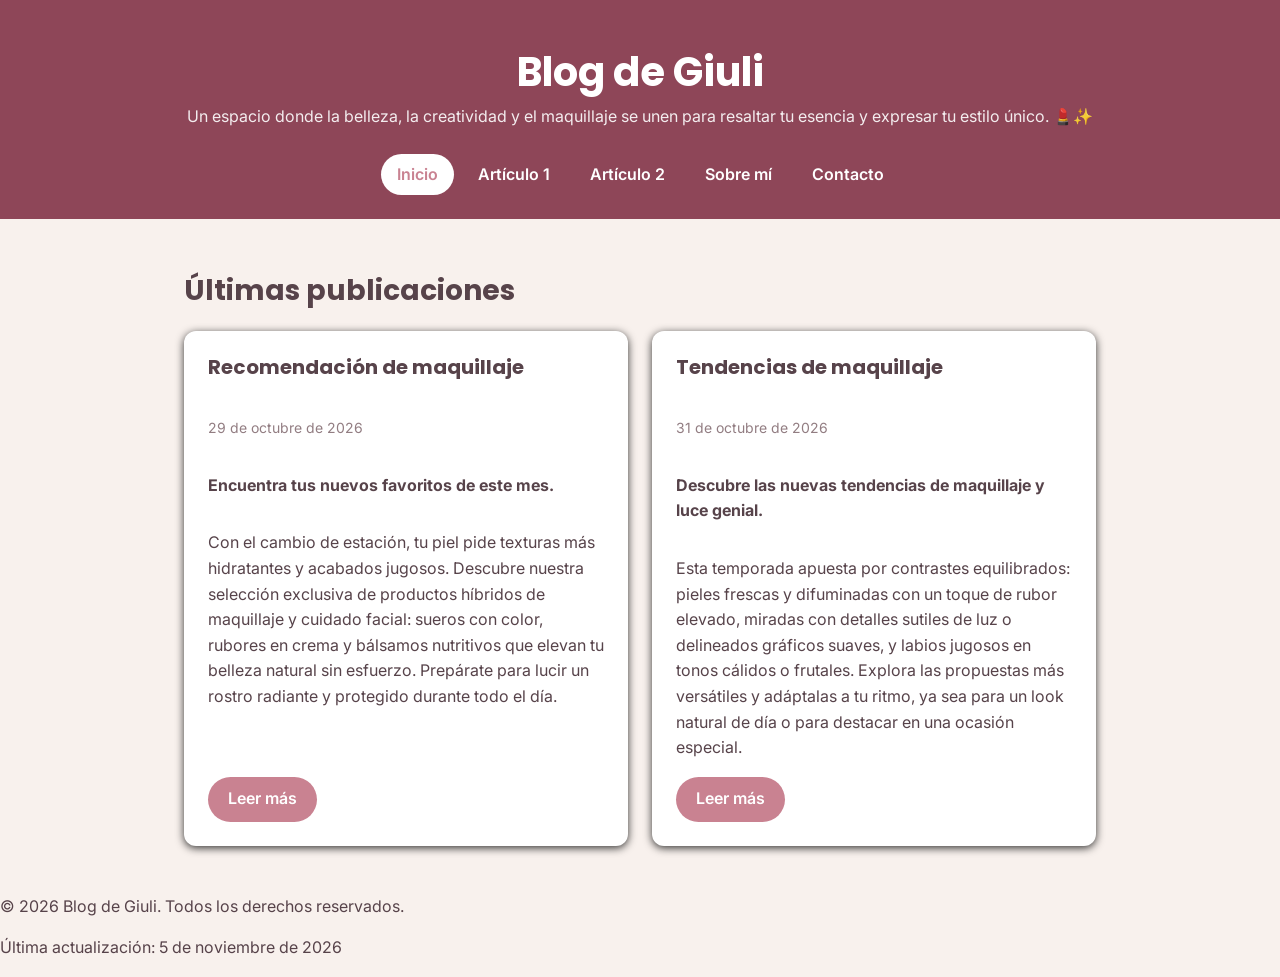
<file: index.html>
<!DOCTYPE html>
<html lang="es">
<head>
    <meta charset="UTF-8">
    <meta name="viewport" content="width=device-width, initial-scale=1.0">
    <meta name="description" content="Blog personal de Giuli sobre maquillaje: recomendaciones, tendencias y consejos de belleza.">
    <title>Inicio | Blog de Giuli</title>
    <link rel="stylesheet" href="css/estilos.css">
</head>
<body>
    <header>
        <h1>Blog de Giuli</h1>
        <p>Un espacio donde la belleza, la creatividad y el maquillaje se unen para resaltar tu esencia y expresar tu estilo único. 💄✨</p>
        <nav>
            <ul>
                <li><a href="index.html"class="activo">Inicio</a></li>
                <li><a href="articulo-1.html">Artículo 1</a></li>
                <li><a href="articulo-2.html">Artículo 2</a></li>
                <li><a href="sobre-mi.html">Sobre mí</a></li>
                <li><a href="contacto.html">Contacto</a></li>
            </ul>
        </nav>
    </header>
    <main>
        <section>
            <h2>Últimas publicaciones</h2>
            <div class="tarjetas"> 
                <article class="tarjeta">
                    <h3>Recomendación de maquillaje</h3>
                    <p><time datetime="2026-10-29">29 de octubre de 2026</time></p>
                    <p><strong>Encuentra tus nuevos favoritos de este mes.</strong></p>
                    <p>Con el cambio de estación, tu piel pide texturas más hidratantes y acabados jugosos. Descubre nuestra selección exclusiva de productos híbridos de maquillaje y cuidado facial: sueros con color, rubores en crema y bálsamos nutritivos que elevan tu belleza natural sin esfuerzo. Prepárate para lucir un rostro radiante y protegido durante todo el día.</p>
                    <a href="articulo-1.html"class="boton">Leer más</a>
                </article>
                <article class="tarjeta">
                    <h3>Tendencias de maquillaje</h3>
                    <p><time datetime="2026-10-31">31 de octubre de 2026</time></p>
                    <p><strong>Descubre las nuevas tendencias de maquillaje y luce genial.</strong></p>
                    <p>Esta temporada apuesta por contrastes equilibrados: pieles frescas y difuminadas con un toque de rubor elevado, miradas con detalles sutiles de luz o delineados gráficos suaves, y labios jugosos en tonos cálidos o frutales. Explora las propuestas más versátiles y adáptalas a tu ritmo, ya sea para un look natural de día o para destacar en una ocasión especial.</p>    
                    <a href="articulo-2.html"class="boton">Leer más</a>
                </article>
            </div>
        </section>
    </main>
    <footer>
        <p>&copy; 2026 Blog de Giuli. Todos los derechos reservados.</p>
        <p>Última actualización: <time datetime="2026-11-05">5 de noviembre de 2026</time></p>
    </footer>
</body>
</html>
</file>
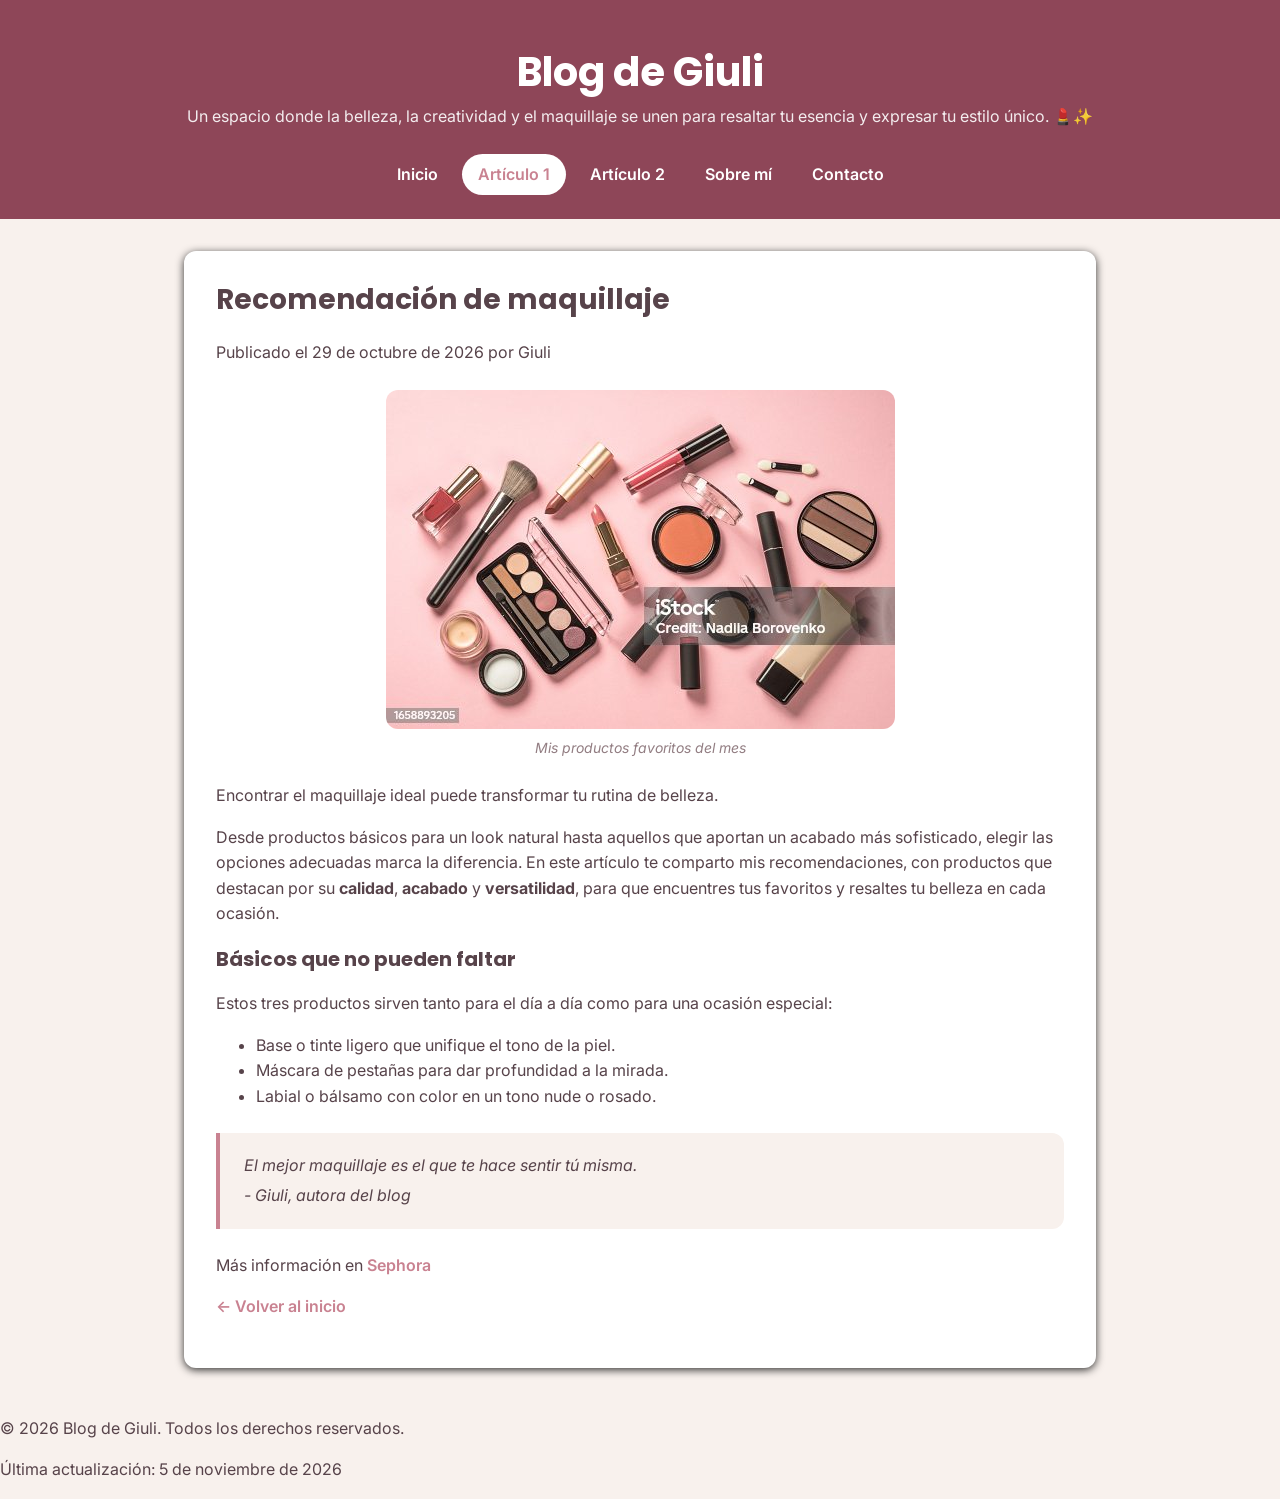
<file: articulo-1.html>
<!DOCTYPE html>
<html lang="es">
<head>
    <meta charset="UTF-8">
    <meta name="viewport" content="width=device-width, initial-scale=1.0">
    <meta name="description" content="Recomendaciones de maquillaje: productos básicos y consejos para un look natural y sofisticado.">
    <title>Recomendación de maquillaje | Blog de Giuli</title>
    <link rel="stylesheet" href="css/estilos.css">
</head>
<body>
    <header>
        <h1>Blog de Giuli</h1>
        <p>Un espacio donde la belleza, la creatividad y el maquillaje se unen para resaltar tu esencia y expresar tu estilo único. 💄✨</p>
        <nav>
            <ul>
                <li><a href="index.html">Inicio</a></li>
                <li><a href="articulo-1.html"class="activo">Artículo 1</a></li>
                <li><a href="articulo-2.html">Artículo 2</a></li>
                <li><a href="sobre-mi.html">Sobre mí</a></li>
                <li><a href="contacto.html">Contacto</a></li>
            </ul>
        </nav>
    </header>
    <main>
        <article>
            <h2>Recomendación de maquillaje</h2>
            <p>Publicado el <time datetime="2026-10-29">29 de octubre de 2026</time> por Giuli</p>
            <figure>
                <img src="img/articulo1.jpg" alt="Productos de maquillaje sobre una mesa: labiales, sombras y brochas" weight="600">
                <figcaption>Mis productos favoritos del mes</figcaption>
            </figure>
            <p>Encontrar el maquillaje ideal puede transformar tu rutina de belleza.</p>
            <p>Desde productos básicos para un look natural hasta aquellos que aportan un acabado más sofisticado, elegir las opciones adecuadas marca la diferencia. En este artículo te comparto mis recomendaciones, con productos que destacan por su <strong>calidad</strong>, <strong>acabado</strong> y <strong>versatilidad</strong>, para que encuentres tus favoritos y resaltes tu belleza en cada ocasión.</p>
            <h3>Básicos que no pueden faltar</h3>
            <p>Estos tres productos sirven tanto para el día a día como para una ocasión especial:</p>
            <ul>
                <li>Base o tinte ligero que unifique el tono de la piel.</li>
                <li>Máscara de pestañas para dar profundidad a la mirada.</li>
                <li>Labial o bálsamo con color en un tono nude o rosado.</li>
            </ul>
            <blockquote>
                <p>El mejor maquillaje es el que te hace sentir tú misma.</p>
                <p>- Giuli, autora del blog</p>
            </blockquote>
            <p>Más información en <a href="https://www.sephora.com/" target="_blank" rel="noopener">Sephora</a></p>
            <p><a href="index.html">← Volver al inicio</a></p>
        </article>
    </main>
    <footer>
        <p>&copy; 2026 Blog de Giuli. Todos los derechos reservados.</p>
        <p>Última actualización: <time datetime="2026-11-05">5 de noviembre de 2026</time></p>      
    </footer>
</body>
</html>
</file>
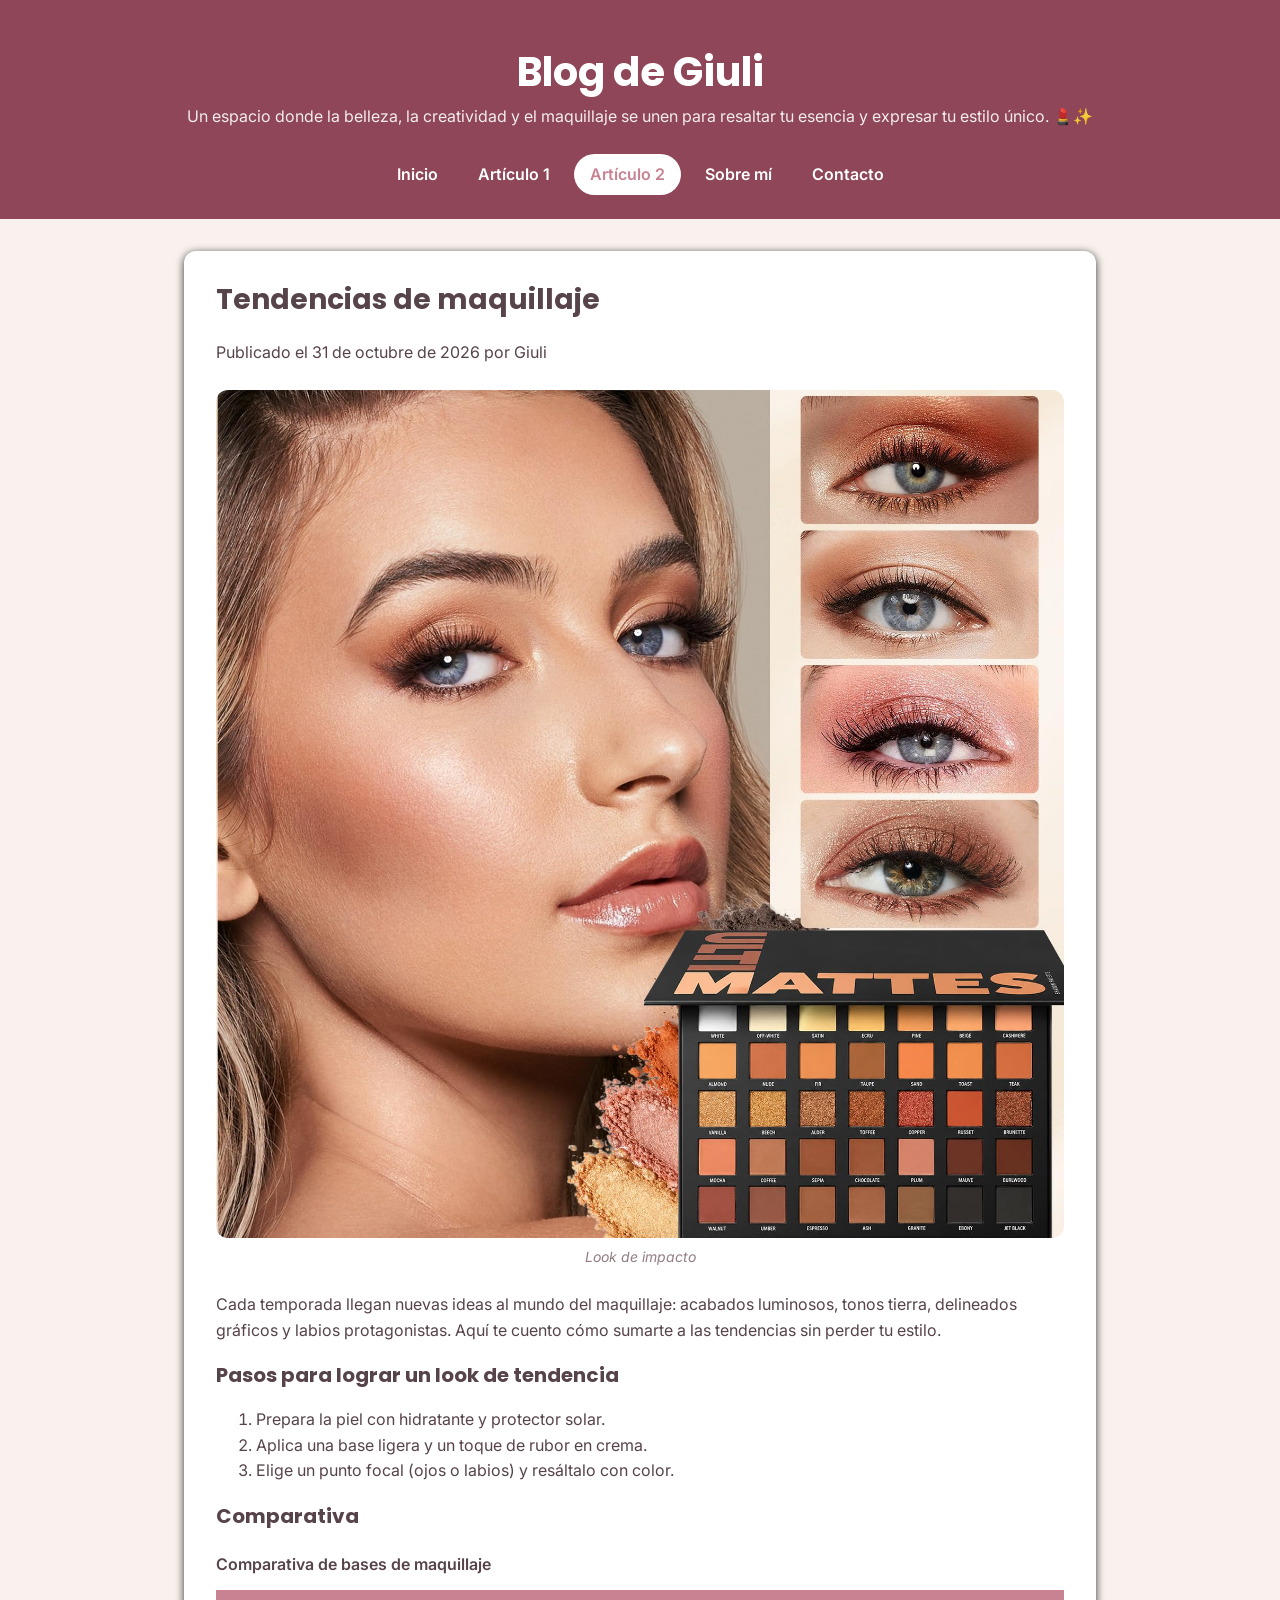
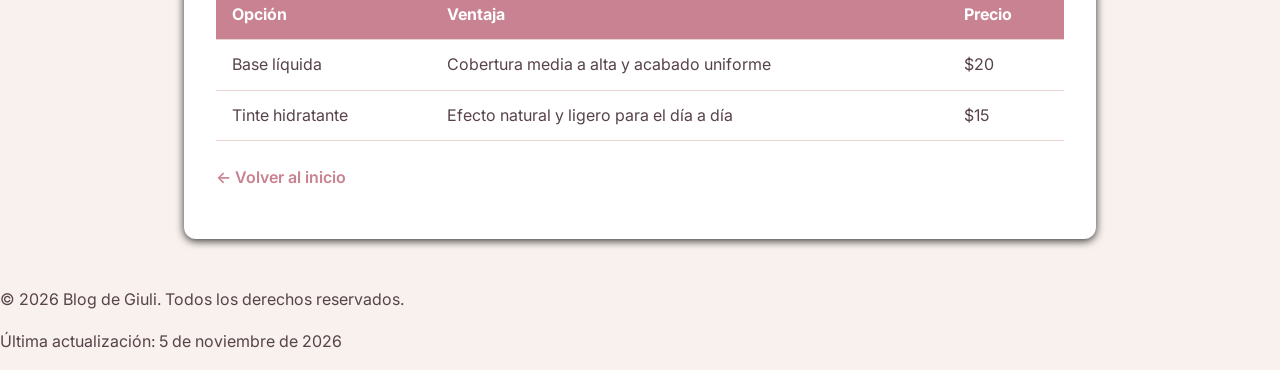
<file: articulo-2.html>
<!DOCTYPE html>
<html lang="es">
<head>
    <meta charset="UTF-8">
    <meta name="viewport" content="width=device-width, initial-scale=1.0">
    <meta name="description" content="Descubre las tendencias de maquillaje del momento y aprende a lograr un look con labios definidos.">
    <title>Tendencias de maquillaje | Blog de Giuli</title>
    <link rel="stylesheet" href="css/estilos.css">
</head>
<body>
    <header>
        <h1>Blog de Giuli</h1>
        <p>Un espacio donde la belleza, la creatividad y el maquillaje se unen para resaltar tu esencia y expresar tu estilo único. 💄✨</p>
        <nav>
            <ul>
                <li><a href="index.html">Inicio</a></li>
                <li><a href="articulo-1.html">Artículo 1</a></li>
                <li><a href="articulo-2.html" class="activo">Artículo 2</a></li>
                <li><a href="sobre-mi.html">Sobre mí</a></li>
                <li><a href="contacto.html">Contacto</a></li>
            </ul>
        </nav>
    </header>
    <main>
        <article>
            <h2>Tendencias de maquillaje</h2>
            <p>Publicado el <time datetime="2026-10-31">31 de octubre de 2026</time> por Giuli</p>
            <figure>
                <img src="img/articulo2.jpg" alt="Paleta de sombras y maquillaje en tonos cálidos" weight="600">
                <figcaption>Look de impacto</figcaption>
            </figure>
            
            <p>Cada temporada llegan nuevas ideas al mundo del maquillaje: acabados luminosos, tonos tierra, delineados gráficos y labios protagonistas. Aquí te cuento cómo sumarte a las tendencias sin perder tu estilo.</p>
            <h3>Pasos para lograr un look de tendencia</h3>
            <ol>
                <li>Prepara la piel con hidratante y protector solar.</li>
                <li>Aplica una base ligera y un toque de rubor en crema.</li>
                <li>Elige un punto focal (ojos o labios) y resáltalo con color.</li>
            </ol>
            <h3>Comparativa</h3>
            <table>
                <caption>Comparativa de bases de maquillaje</caption>
                <thead>
                    <tr>
                        <th>Opción</th>
                        <th>Ventaja</th>
                        <th>Precio</th>
                    </tr>
                </thead>
                <tbody>
                    <tr>
                        <td>Base líquida</td>
                        <td>Cobertura media a alta y acabado uniforme</td>
                        <td>$20</td>
                    </tr>
                    <tr>
                        <td>Tinte hidratante</td>
                        <td>Efecto natural y ligero para el día a día</td>
                        <td>$15</td>
                    </tr>
                </tbody>
            </table>
            <p><a href="index.html">← Volver al inicio</a></p>
        </article>
    </main>
    <footer>
        <p>&copy; 2026 Blog de Giuli. Todos los derechos reservados.</p>
        <p>Última actualización: <time datetime="2026-11-05">5 de noviembre de 2026</time></p>
    </footer>
</body>
</html>
</file>
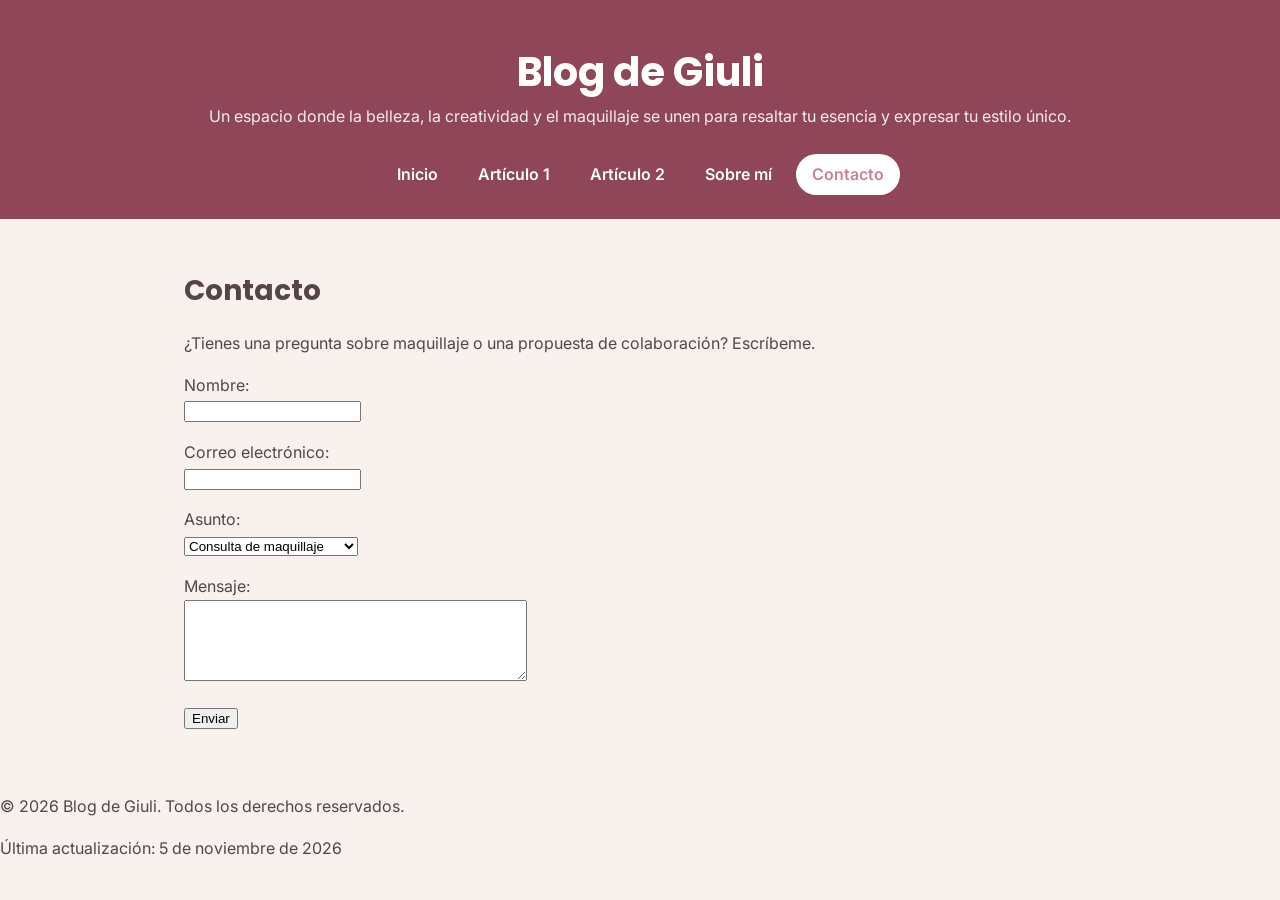
<file: contacto.html>
<!DOCTYPE html>
<html lang="es">
<head>
    <meta charset="UTF-8">
    <meta name="viewport" content="width=device-width, initial-scale=1.0">
    <meta name="description" content="Contacta a Giuli para consultas sobre maquillaje o propuestas de colaboración.">
    <title>Contacto | Blog de Giuli</title>
    <link rel="stylesheet" href="css/estilos.css">
</head>
<body>
    <header>
        <h1>Blog de Giuli</h1>
        <p>Un espacio donde la belleza, la creatividad y el maquillaje se unen para resaltar tu esencia y expresar tu estilo único.</p>
        <nav>
            <ul>
                <li><a href="index.html">Inicio</a></li>
                <li><a href="articulo-1.html">Artículo 1</a></li>
                <li><a href="articulo-2.html">Artículo 2</a></li>
                <li><a href="sobre-mi.html">Sobre mí</a></li>
                <li><a href="contacto.html" class="activo">Contacto</a></li>
            </ul>
        </nav>
    </header>
    <main>
        <h2>Contacto</h2>
        <p>¿Tienes una pregunta sobre maquillaje o una propuesta de colaboración? Escríbeme.</p>
        <form>
            <p>
                <label for="nombre">Nombre:</label><br>
                <input type="text" id="nombre" name="nombre" required>
            </p>
            <p>
                <label for="correo">Correo electrónico:</label><br>
                <input type="email" id="correo" name="correo" required>
            </p>
            <p>
                <label for="asunto">Asunto:</label><br>
                <select id="asunto" name="asunto">
                    <option>Consulta de maquillaje</option>
                    <option>Colaboración con marcas</option>
                    <option>Otro</option>
                </select>
            </p>
            <p>
                <label for="mensaje">Mensaje:</label><br>
                <textarea id="mensaje" name="mensaje" rows="5" cols="40" required></textarea>
            </p>
            <p><button type="submit">Enviar</button></p>
        </form>
    </main>
    <footer>
        <p>&copy; 2026 Blog de Giuli. Todos los derechos reservados.</p>
        <p>Última actualización: <time datetime="2026-11-05">5 de noviembre de 2026</time></p>
       
    </footer>
</body>
</html>
</file>
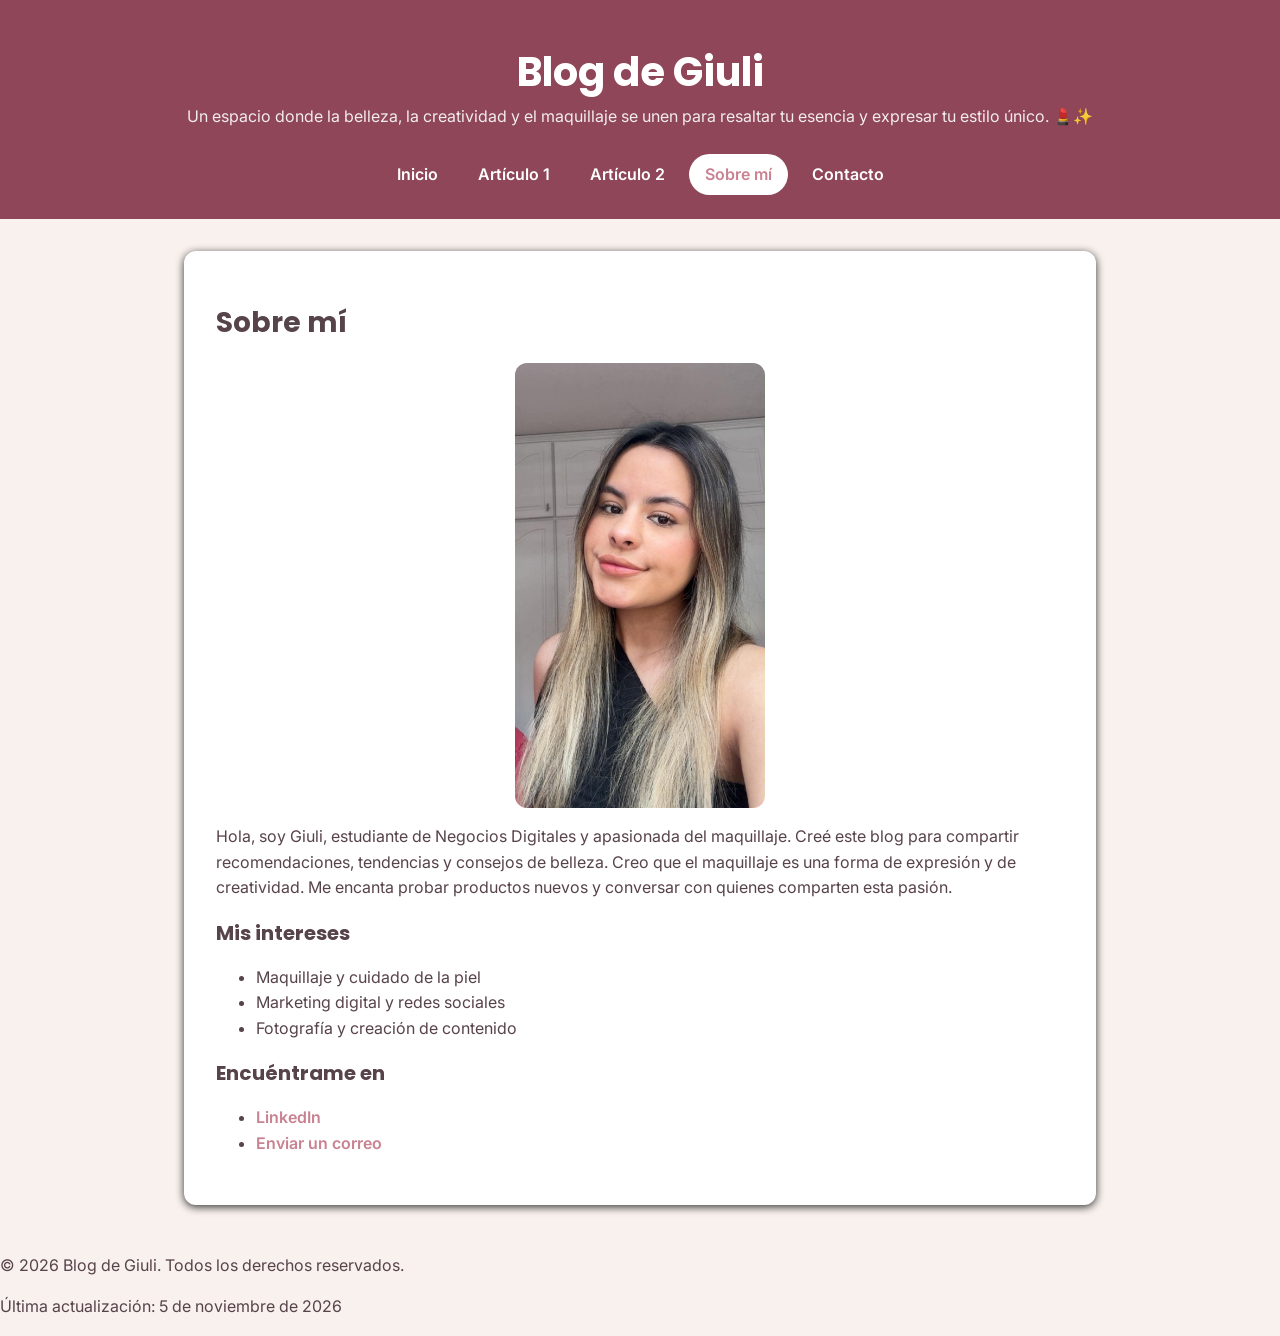
<file: sobre-mi.html>
<!DOCTYPE html>
<html lang="es">
<head>
    <meta charset="UTF-8">
    <meta name="viewport" content="width=device-width, initial-scale=1.0">
    <meta name="description" content="Conoce a Giuli, la autora de este blog de maquillaje, sus intereses y cómo contactarla.">
    <title>Sobre mí | Blog de Giuli</title>
    <link rel="stylesheet" href="css/estilos.css">
</head>
<body>
    <header>
        <h1>Blog de Giuli</h1>
        <p>Un espacio donde la belleza, la creatividad y el maquillaje se unen para resaltar tu esencia y expresar tu estilo único. 💄✨</p>
        <nav>
            <ul>
                <li><a href="index.html">Inicio</a></li>
                <li><a href="articulo-1.html">Artículo 1</a></li>
                <li><a href="articulo-2.html">Artículo 2</a></li>
                <li><a href="sobre-mi.html" class="activo">Sobre mí</a></li>
                <li><a href="contacto.html">Contacto</a></li>
            </ul>
        </nav>
    </header>
    <main>
        <section class="pagina-simple"> 
            <h2>Sobre mí</h2>
            <img src="img/yo.jpeg" alt="Fotografía de Giuli" width="250">
            <p>Hola, soy Giuli, estudiante de Negocios Digitales y apasionada del maquillaje. Creé este blog para compartir recomendaciones, tendencias y consejos de belleza. Creo que el maquillaje es una forma de expresión y de creatividad. Me encanta probar productos nuevos y conversar con quienes comparten esta pasión.</p>
            <h3>Mis intereses</h3>
            <ul>
                <li>Maquillaje y cuidado de la piel</li>
                <li>Marketing digital y redes sociales</li>
                <li>Fotografía y creación de contenido</li>
            </ul>
            <h3>Encuéntrame en</h3>
            <ul>
                <li><a href="https://www.linkedin.com/in/giuliana-freire-2aa15b271/?lipi=urn%3Ali%3Apage%3Ap_mwlite_feed%3B3OyoRhjTQfqUbRDyTZK4CA%3D%3D" target="_blank" rel="noopener">LinkedIn</a></li>
                <li><a href="mailto:gfreirer@est.ups.edu.ec">Enviar un correo</a></li>
            </ul>
        </section>
    </main>
    <footer>
        <p>&copy; 2026 Blog de Giuli. Todos los derechos reservados.</p>
        <p>Última actualización: <time datetime="2026-11-05">5 de noviembre de 2026</time></p>
    </footer>
</body>
</html>
</file>
<file: css/estilos.css>
/* Hoja de estilos del blog personal */

/* Importar dos fuentes de google inter para el texto y poppins para titulos */
@import url("https://fonts.googleapis.com/css2?family=Inter:wght@400;600&family=Poppins:wght@600;700&display=swap");

/* Crear variables*/
:root {
    --color-primario: #C98291;
    --color-primario-oscuro: #8E4658;
    --color-fondo: #F8F1ED;
    --color-superficie: #FFFFFF;
    --color-texto: #57434A;
    --color-texto-suave: #927D82;
    --color-borde: #E8D5D2;

    /* Tipografia */
    --fuente-texto: "Inter", system-ui, sans-serif;
    --fuente-titulos: "Poppins", system-ui, sans-serif;

    /* Medidas*/
    --ancho--contenido: 960px;

    /* Tarjetas*/
    --radio: 12px;
    --sombra: 0 2px 8px rgba(0,0,0,0.8);
    --sombra-fuerte: 0 8px 20px rgba(0,0,0,0.12)
}

/* Correción del cálculo del tamaño de las cajas (box)*/
*,
*::before,
*::after {
    box-sizing: border-box;
}

body {
    background-color: var(--color-fondo);
    color: var(--color-texto);
    margin: 0;
    font-family: var(--fuente-texto);
    font-size: 1rem;
    line-height: 1.6; 
}

/*Estilos para el titulo*/
h1, h2, h3 {
    font-family: var(--fuente-titulos);
    color: var(--color-texto);
    line-height: 1.2;
}

h1 {
    font-size: 2.5rem;
}

h2 {
    font-size: 1.75rem;
}

h3 {
    font-size: 1.25rem;
}

/*Estilos a los enlaces*/
a {
    color: var(--color-primario);
    text-decoration: none;
    font-weight: 600;
}

a:hover {
    color: var(--color-primario-oscuro);
    text-decoration: underline;
}

/* Contenido*/
main{
    max-width: var(--ancho--contenido);
    margin: 0 auto;
    padding: 2rem 1.5rem;
    /*border: 2px dashed var(--color-primario)*/
}

/* Encabezados*/
header {
    background: linear-gradient(135deg, var(--color-primario-oscuro), var(--color-primario-oscuro));
    color: #fff;
    text-align: center;
    padding: 3rem 1.5rem 1.5rem;
}

header h1 {
        color: #fff;
        margin: 0 0 0.5rem;

        }
       
    header p {
        margin: 0 0 1.5rem;
        opacity: 0.9;
    }

/* Menú de navegación */
nav ul {
    display: flex;
    justify-content: center;
    flex-wrap: wrap;
    gap: 0.5rem;
    list-style: none;
    margin: 0;
    padding: 0;
}

/* Convertir a los enlaces en botones */
nav a {
    display: block;
    padding: 0.5rem 1rem;
    border-radius: 999px;
    color: #fff;
    transition: background-color 0.2s;
}

nav a:hover {
    background-color: rgb(255, 255, 255, 0.2);
    color: #fff;
    text-decoration: none;
}

nav a.activo {
    background-color:#fff;
    color: var(--color-primario);
}

/* Tarjetas*/
.tarjetas{
    display: grid;
    grid-template-columns: repeat(auto-fit,minmax(280px, 1fr));
    gap: 1.5rem;
}

.tarjeta{
    background-color: var(--color-superficie);
    border: 1px solido var(--color-borde);
    border-radius: var(--radio);
    box-shadow: var(--sombra);
    padding: 1.5rem;
    transition: transform 0.2s, box-shadow 0.2s;
    display: flex;
    flex-direction: column;
}

.tarjeta h3{
    margin-top: 0;
}

.tarjeta time{
    color: var(--color-texto-suave);
    font-size: 0.875rem;
}

.tarjeta:hover{
    transform: translateY(-4px);
    box-shadow: var(--sombra-fuerte);
}

.tarjeta .boton{
    margin-top: auto;
    align-self: flex-start;
}

.boton{
    display: inline-block;
    background-color: var(--color-primario);
    color: #fff;
    padding: 0.6rem 1.25rem;
    border-radius: 999px;
    transition: background-color 0.2s;
}

.boton:hover{
    background-color: var(--color-primario-oscuro);
    color: #fff;
    text-decoration: none;
}

/* ESTILOS PARA EL ARTÍCULO 1 y 2*/

main > article{
    background-color: var(--color-superficie);
    border-radius: var(--radio);
    padding: 2rem;
    box-shadow: var(--sombra);
}

main > article > h2{
    margin-top: 0;
}

/* Imágenes responsivas*/
img{
    max-width: 100%;
    height: auto;
    border-radius: var(--radio);
    display: block;
    margin: 0 auto;
}

/*Pie de foto */
figure{
    margin: 1.5rem 0;
}

figcaption {
    color: var(--color-texto-suave);
    font-size: 0.875rem;
    font-style: italic;
    margin-top: 0.5rem;
    text-align: center;
}

/* Citas*/
blockquote{
    margin: 1.5rem 0;
    background-color: var(--color-fondo);
    border-radius: 0 var(--radio) var(--radio) 0;
    padding: 1rem 1.5rem;
    border-left: 4px solid var(--color-primario);
    font-style: italic;
}

blockquote p{
   margin: 0.25rem 0;
}

/* Tabla*/
table{
    width: 100%;
    border-collapse:collapse;
    margin: 1.5rem 0;
}

th, td{
    padding: 0.75rem 1rem;
    text-align: left;
    border-bottom: 1px solid var(--color-borde);
}

thead th{
    background-color: var(--color-primario);
    color: #fff;
}

caption{
    caption-side: top;
    padding-bottom: 0.75rem;
    font-weight: 600;
    text-align: left;
}

tbody td:hover{
    background-color: var(--color-fondo);
}

/*Sobre mi*/

.pagina-simple{
    background-color: var(--color-superficie);
    border-radius: var(--radio);
    box-shadow: var(--sombra);
    padding:2rem;
}
</file>
